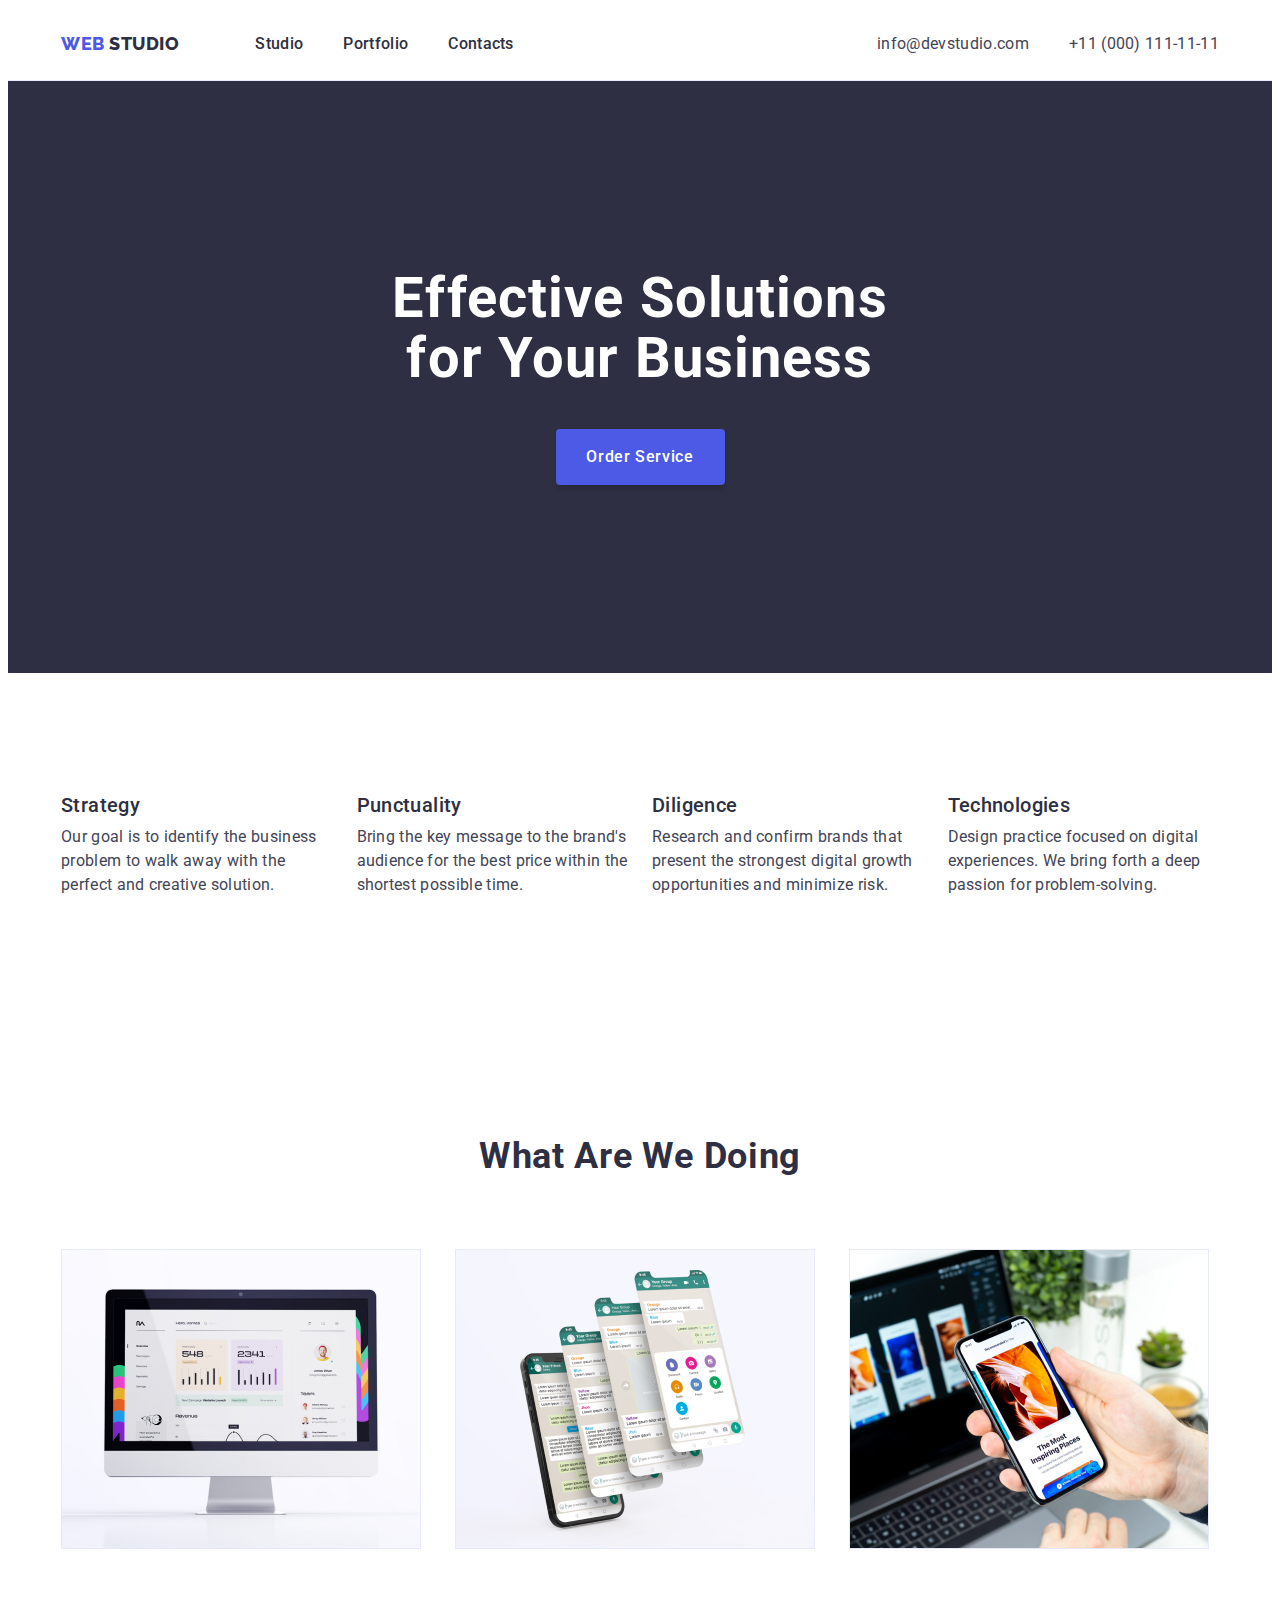
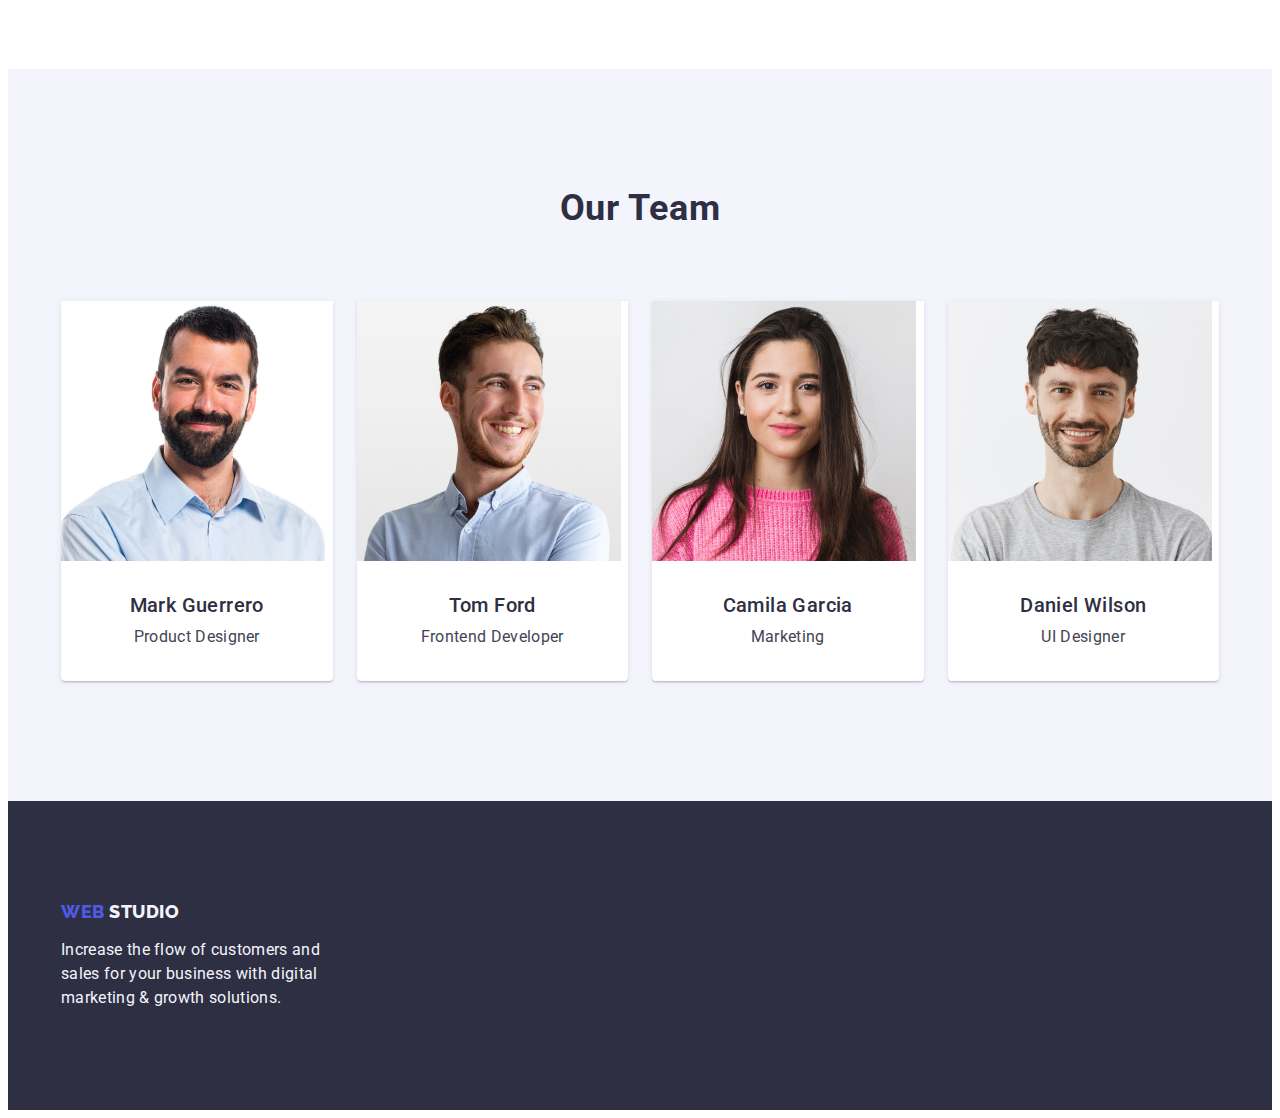
<file: index.html>
<!DOCTYPE html>
<html lang="en">

<head>
    <meta charset="UTF-8">
    <meta http-equiv="X-UA-Compatible" content="IE=edge">
    <meta name="viewport" content="width=device-width, initial-scale=1.0">
    <title>WebStudio</title>

    <link rel="stylesheet" href="https://cdnjs.cloudflare.com/ajax/libs/modern-normalize/2.0.0/modern-normalize.min.css"
        integrity="sha512-4xo8blKMVCiXpTaLzQSLSw3KFOVPWhm/TRtuPVc4WG6kUgjH6J03IBuG7JZPkcWMxJ5huwaBpOpnwYElP/m6wg=="
        crossorigin="anonymous" referrerpolicy="no-referrer">
    <link rel="stylesheet" href="./css/styles.css">
    <link rel="preconnect" href="https://fonts.googleapis.com">
    <link rel="preconnect" href="https://fonts.gstatic.com" crossorigin>
    <link href="https://fonts.googleapis.com/css2?family=Raleway:wght@800&family=Roboto:wght@400;500;700&display=swap"
        rel="stylesheet">
</head>

<body>
    <header class="header">
        <div class="container header-cont">
            <nav class="header-nav">
                <a href="./index.html" class="web-logo link">
                    Web
                    <span class="logo-studio">Studio</span>
                </a>
                <ul class="nav-list list">
                    <li class="nav-list-item"><a href="./index.html" class="nav-item-text link"> Studio</a></li>
                    <li class="nav-list-item"><a href="./portfolio.html" class="nav-item-text link">Portfolio</a> </li>
                    <li class="nav-list-item"><a href="" class="nav-item-text link"> Contacts</a></li>
                </ul>
            </nav>
            <address class="address">
                <ul class="adress-list list">
                    <li class="adress-list-item"> <a href="mailto:info@devstudio.com"
                            class="adress-item-text link">info@devstudio.com</a></li>
                    <li class="adress-list-item"> <a href="tel:+110001111111" class="adress-item-text link">+11 (000)
                            111-11-11</a></li>
                </ul>
            </address>
        </div>
    </header>

    <main>

        <section class="welcome-content">
            <div class="container">
                <h1 class="welcome-title">Effective Solutions for Your Business</h1>
                <button type="button" class="top-button button">Order Service</button>
            </div>
        </section>

        <section class="benefits">
            <div class="container">
                <h2 class="hidden-text">smthng</h2>
                <ul class="benefits-list list">
                    <li class="benefits-list-item">
                        <h3 class="benefits-item-title">Strategy</h3>
                        <p class="benefits-item-text">Our goal is to identify the business problem to walk away with the
                            perfect and creative solution.
                        </p>
                    </li>
                    <li class="benefits-list-item">
                        <h3 class="benefits-item-title">Punctuality</h3>
                        <p class="benefits-item-text">Bring the key message to the brand's audience for the best price
                            within the shortest possible
                            time.
                        </p>
                    </li>
                    <li class="benefits-list-item">
                        <h3 class="benefits-item-title">Diligence</h3>
                        <p class="benefits-item-text">Research and confirm brands that present the strongest digital
                            growth
                            opportunities and minimize
                            risk.</p>
                    </li>
                    <li class="benefits-list-item">
                        <h3 class="benefits-item-title">Technologies</h3>
                        <p class="benefits-item-text">Design practice focused on digital experiences. We bring forth a
                            deep
                            passion for
                            problem-solving.
                        </p>
                    </li>
                </ul>
            </div>
        </section>

        <section class="examples">
            <div class="container">
                <h2 class="examples-title">What are we doing</h2>
                <ul class="example-list list">
                    <li class="example-list-item"><img src="./images/img_1.jpg" alt="img1" width="360"></li>
                    <li class="example-list-item"><img src="./images/img_2.jpg" alt="img2" width="360"></li>
                    <li class="example-list-item"><img src="./images/img_3.jpg" alt="img3" width="360"></li>
                </ul>
            </div>
        </section>

        <section class="team">
            <div class="container">
                <h2 class="team-title">Our Team</h2>
                <ul class="team-list list">
                    <li class="team-list-item">
                        <img src="./images/portrait1.jpg" alt="portrait1" width="264">
                        <div class="team-item-cont">
                            <h3 class="team-item-title">Mark Guerrero</h3>
                            <p class="team-item-text">Product Designer</p>
                        </div>
                    </li>
                    <li class="team-list-item">
                        <img src="./images/portrait2.jpg" alt="portrait2" width="264">
                        <div class="team-item-cont">
                            <h3 class="team-item-title">Tom Ford</h3>
                            <p class="team-item-text">Frontend Developer</p>
                        </div>
                    </li>
                    <li class="team-list-item">
                        <img src="./images/portrait3.jpg" alt="portrait3" width="264">
                        <div class="team-item-cont">
                            <h3 class="team-item-title">Camila Garcia</h3>
                            <p class="team-item-text">Marketing</p>
                        </div>
                    </li>
                    <li class="team-list-item">
                        <img src="./images/portrait4.jpg" alt="portrait4" width="264">
                        <div class="team-item-cont">
                            <h3 class="team-item-title">Daniel Wilson</h3>
                            <p class="team-item-text">UI Designer</p>
                        </div>
                    </li>
                </ul>
            </div>
        </section>

    </main>

    <footer class="footer">
        <div class="container">
            <a href="./index.html" class="web-logo-footer web-logo link">
                Web
                <span class="logo-studio">Studio</span>
            </a>
            <p class="footer-text">Increase the flow of customers and sales for your business with digital marketing &
                growth solutions. </p>
        </div>
    </footer>

</body>

</html>
</file>
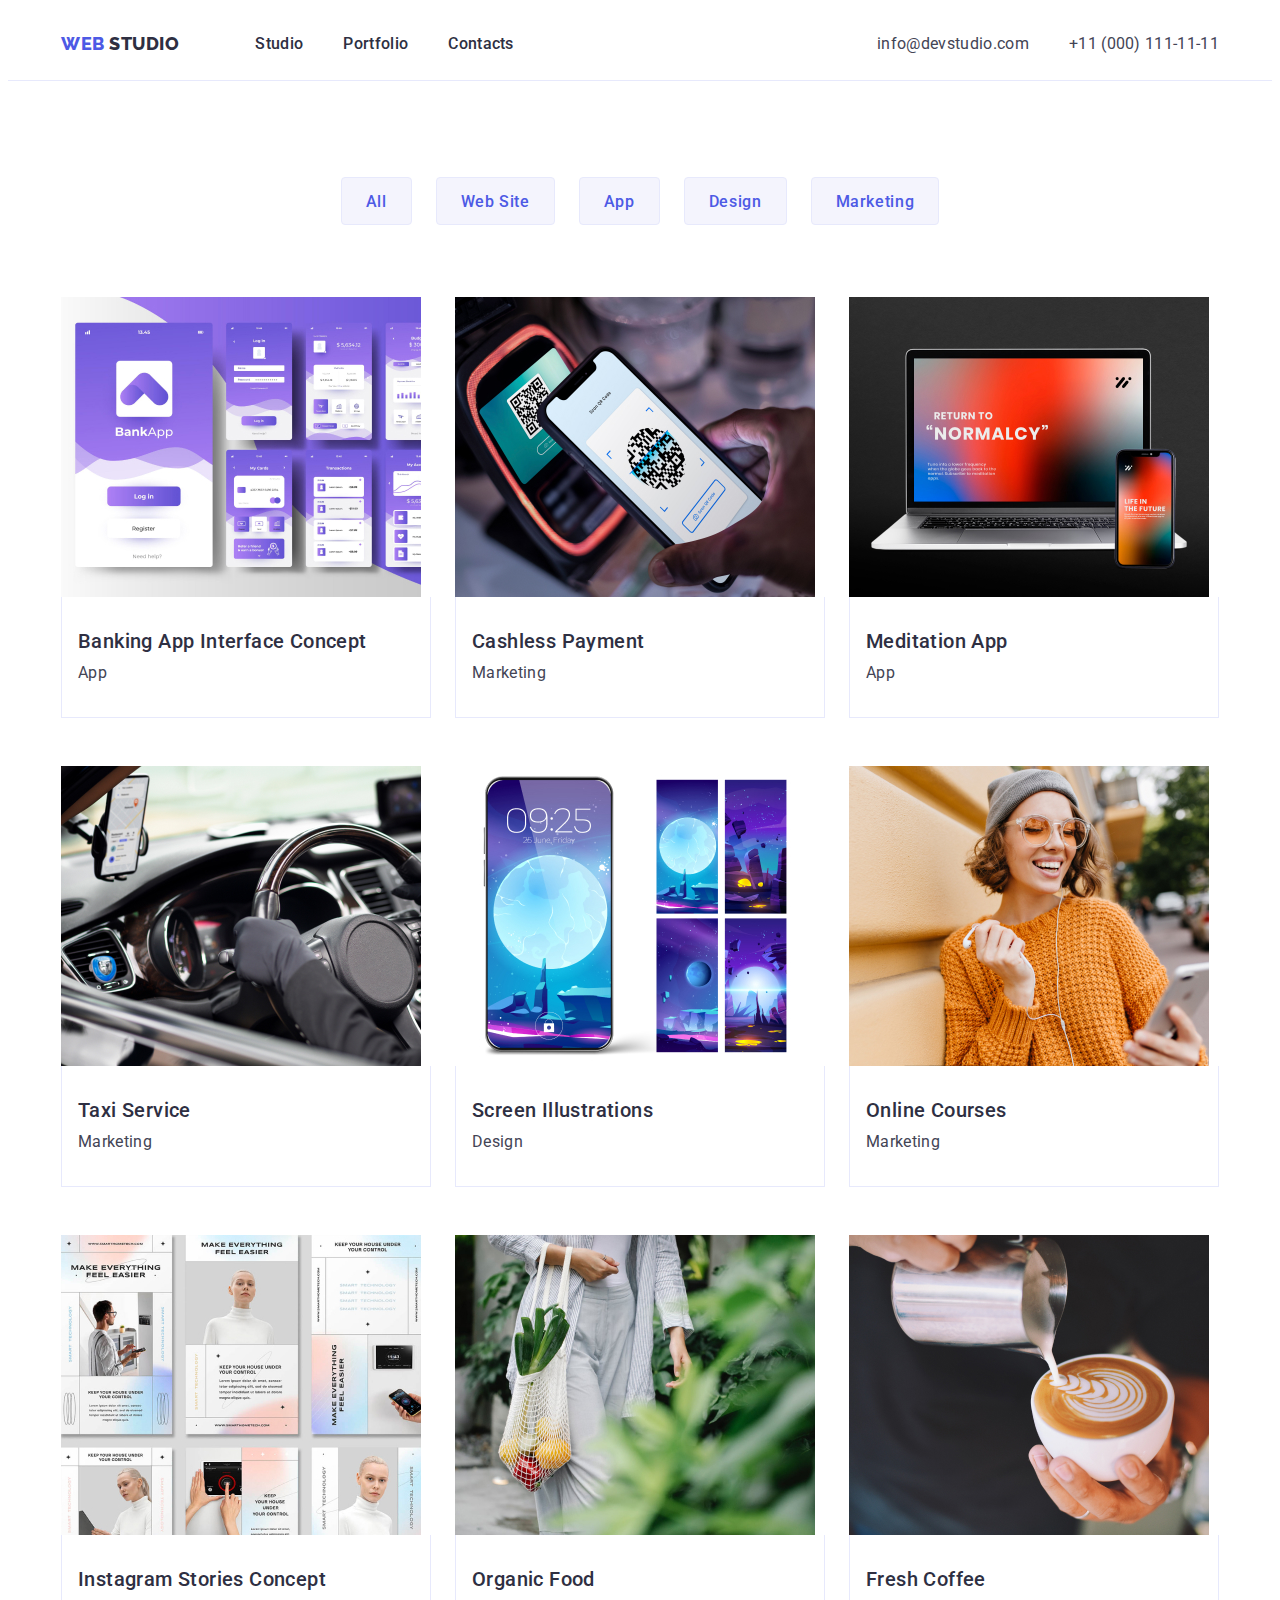
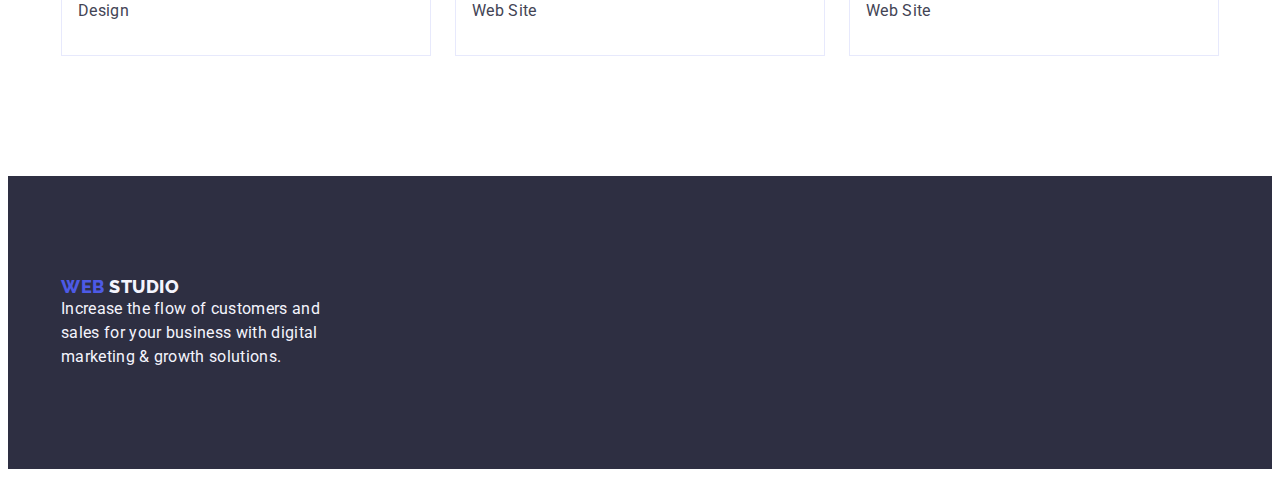
<file: portfolio.html>
<!DOCTYPE html>
<html lang="en">

<head>
    <meta charset="UTF-8">
    <meta http-equiv="X-UA-Compatible" content="IE=edge">
    <meta name="viewport" content="width=device-width, initial-scale=1.0">
    <title>Portfolio</title>

    <link rel="stylesheet" href="https://cdnjs.cloudflare.com/ajax/libs/modern-normalize/2.0.0/modern-normalize.min.css"
        integrity="sha512-4xo8blKMVCiXpTaLzQSLSw3KFOVPWhm/TRtuPVc4WG6kUgjH6J03IBuG7JZPkcWMxJ5huwaBpOpnwYElP/m6wg=="
        crossorigin="anonymous" referrerpolicy="no-referrer">
    <link rel="stylesheet" href="./css/styles.css">
    <link rel="preconnect" href="https://fonts.googleapis.com">
    <link rel="preconnect" href="https://fonts.gstatic.com" crossorigin>
    <link href="https://fonts.googleapis.com/css2?family=Raleway:wght@800&family=Roboto:wght@400;500;700&display=swap"
        rel="stylesheet">
</head>

<body>

    <header class="header">
        <div class="container header-cont">
            <nav class="header-nav">
                <a href="./index.html" class="web-logo link">
                    Web
                    <span class="logo-studio">Studio</span>
                </a>
                <ul class="nav-list list">
                    <li class="nav-list-item"><a href="./index.html" class="nav-item-text link"> Studio</a></li>
                    <li class="nav-list-item"><a href="./portfolio.html" class="nav-item-text link">Portfolio</a> </li>
                    <li class="nav-list-item"><a href="" class="nav-item-text link"> Contacts</a></li>
                </ul>
            </nav>
            <address class="address">
                <ul class="adress-list list">
                    <li class="adress-list-item"> <a href="mailto:info@devstudio.com"
                            class="adress-item-text link">info@devstudio.com</a></li>
                    <li class="adress-list-item"> <a href="tel:+110001111111" class="adress-item-text link">+11 (000)
                            111-11-11</a></li>
                </ul>
            </address>
        </div>
    </header>

    <main>

        <section class="services">
            <div class="container">
                <h1 class="hidden-text">WebStudio services</h1>

                <ul class="button-list list">
                    <li><button type="button" class="filtr-button button">All</button></li>
                    <li><button type="button" class="filtr-button button">Web Site</button></li>
                    <li><button type="button" class="filtr-button button">App</button></li>
                    <li><button type="button" class="filtr-button button">Design</button></li>
                    <li><button type="button" class="filtr-button button">Marketing</button></li>
                </ul>


                <ul class="services-list list">
                    <li class="services-list-item">
                        <a href="" class="link">
                            <img src="./images/portfolio/img-1.jpg" alt="example image 1" width="360" height="300">
                            <div class="servises-card-text">
                                <h2 class="services-item-title">Banking App Interface Concept</h2>
                                <p class="services-item-text">App</p>
                            </div>
                        </a>
                    </li>
                    <li class="services-list-item">
                        <a href="" class="link">
                            <img src="./images/portfolio/img-2.jpg" alt="example image 2" width="360" height="300">
                            <div class="servises-card-text">
                                <h2 class="services-item-title">Cashless Payment</h2>
                                <p class="services-item-text">Marketing</p>
                            </div>
                        </a>
                    </li>
                    <li class="services-list-item">
                        <a href="" class="link">
                            <img src="./images/portfolio/img-3.jpg" alt="example image 3" width="360" height="300">
                            <div class="servises-card-text">
                                <h2 class="services-item-title">Meditation App</h2>
                                <p class="services-item-text">App</p>
                            </div>
                        </a>
                    </li>
                    <li class="services-list-item">
                        <a href="" class="link">
                            <img src="./images/portfolio/img-4.jpg" alt="example image 4" width="360" height="300">
                            <div class="servises-card-text">
                                <h2 class="services-item-title">Taxi Service</h2>
                                <p class="services-item-text">Marketing</p>
                            </div>
                        </a>
                    </li>
                    <li class="services-list-item">
                        <a href="" class="link">
                            <img src="./images/portfolio/img-5.jpg" alt="example image 5" width="360" height="300">
                            <div class="servises-card-text">
                                <h2 class="services-item-title">Screen Illustrations</h2>
                                <p class="services-item-text">Design</p>
                            </div>
                        </a>
                    </li>
                    <li class="services-list-item">
                        <a href="" class="link">
                            <img src="./images/portfolio/img-6.jpg" alt="example image 6" width="360" height="300">
                            <div class="servises-card-text">
                                <h2 class="services-item-title">Online Courses</h2>
                                <p class="services-item-text">Marketing</p>
                            </div>
                        </a>
                    </li>
                    <li class="services-list-item">
                        <a href="" class="link">
                            <img src="./images/portfolio/img-7.jpg" alt="example image 7" width="360" height="300">
                            <div class="servises-card-text">
                                <h2 class="services-item-title">Instagram Stories Concept</h2>
                                <p class="services-item-text">Design</p>
                            </div>
                        </a>
                    </li>
                    <li class="services-list-item">
                        <a href="" class="link">
                            <img src="./images/portfolio/img-8.jpg" alt="example image 8" width="360" height="300">
                            <div class="servises-card-text">
                                <h2 class="services-item-title">Organic Food</h2>
                                <p class="services-item-text">Web Site</p>
                            </div>
                        </a>
                    </li>
                    <li class="services-list-item">
                        <a href="" class="link">
                            <img src="./images/portfolio/img-9.jpg" alt="example image 9" width="360" height="300">
                            <div class="servises-card-text">
                                <h2 class="services-item-title">Fresh Coffee</h2>
                                <p class="services-item-text">Web Site</p>
                            </div>
                        </a>
                    </li>
                </ul>
            </div>
        </section>

    </main>

    <footer class="footer">
        <div class="container">
            <a href="./index.html" class="web-logo link">
                Web
                <span class="logo-studio">Studio</span>
            </a>
            <p class="footer-text">Increase the flow of customers and sales for your business with digital marketing &
                growth solutions. </p>
        </div>
    </footer>

</body>

</html>
</file>
<file: css/styles.css>
:root {
    --pressed-state-color: #404BBF;
}

body {
    font-family: 'Roboto', sans-serif;
    color: #434455;
    background-color: #fff;
}

p,
h1,
h2,
h3,
h4,
h5,
h6,
ul,
ol {
    margin: 0;
    padding: 0;
}

img {
    display: block;
}

.link {
    text-decoration: none;
}

.list {
    list-style: none;
}

.container {
    width: 1158px;
    padding: 0 15px 0;
    margin: 0 auto;
}


.header {
    border-bottom: 1px solid #e7e9fc;
    display: flex;
}

.header-cont {
    display: flex;
}

.web-logo {
    font-family: 'Raleway', sans-serif;
    font-weight: 800;
    font-style: normal;
    font-size: 18px;
    line-height: 1.17;
    letter-spacing: 0.03em;
    text-transform: uppercase;
    color: #4D5AE5;
    margin-right: 76px;
}

.logo-studio {
    color: #2E2F42;
}

.header-nav {
    align-items: center;
    display: flex;

}

.nav-list {
    display: flex;
    gap: 40px;

}

.nav-list-item {}

.nav-item-text {
    font-weight: 500;
    font-size: 16px;
    line-height: 1.5;
    letter-spacing: 0.02em;
    color: #2E2F42;
    padding: 24px 0;
}

.address {
    font-style: normal;
    display: flex;
    margin-left: auto;

}

.adress-list {
    padding: 24px 0;
    display: flex;
    gap: 40px;
}

.adress-list-item {}

.adress-item-text {
    font-style: normal;
    font-weight: 400;
    font-size: 16px;
    line-height: 1.5;
    letter-spacing: 0.02em;
    color: #434455;
}

.nav-item-text:hover,
.nav-item-text:focus,
.adress-item-text:hover,
.adress-item-text:focus {
    color: #404BBF;
}



.welcome-content {
    background-color: #2E2F42;
    display: flex;
    max-height: 600px;
    padding: 188px 0 188px;
}

.welcome-title {
    font-size: 56px;
    line-height: 1.07;
    text-align: center;
    letter-spacing: 0.02em;
    color: #FFFFFF;
    margin: auto;
    margin-bottom: 40px;
    max-width: 496px;

}

.button {
    display: block;
    margin: 0 auto;
}

.top-button {
    font-family: 'Roboto', sans-serif;
    font-style: normal;
    font-weight: 500;
    font-size: 16px;
    line-height: 1.5;
    letter-spacing: 0.04em;
    color: #FFFFFF;
    background: #4D5AE5;
    cursor: pointer;
    box-shadow: 0px 4px 4px rgba(0, 0, 0, 0.15);
    border: none;
    border-radius: 4px;
    min-width: 169px;
    height: 56px;
}

.top-button:hover,
.top-button:focus {
    background: #404BBF;
}

.benefits {
    margin-bottom: 120px;
    padding: 120px 0;
}

.hidden-text {
    position: absolute;
    width: 1px;
    height: 1px;
    margin: -1px;
    border: 0;
    padding: 0;

    white-space: nowrap;
    clip-path: inset(100%);
    clip: rect(0 0 0 0);
    overflow: hidden;
}

.benefits-list {
    display: flex;
    gap: 24px
}

.benefits-list-item {
    width: calc((100% - 72px) / 4);
}

.benefits-item-title {
    font-weight: 500;
    font-size: 20px;
    line-height: 1.2;
    letter-spacing: 0.02em;
    color: #2E2F42;
    margin-bottom: 8px;
}

.benefits-item-text {
    font-size: 16px;
    line-height: 1.5;
    letter-spacing: 0.02em;
    color: #434455;
}


.examples {
    padding-bottom: 120px;
}

.examples-title {
    font-weight: 700;
    font-size: 36px;
    line-height: 1.11;
    text-align: center;
    letter-spacing: 0.02em;
    text-transform: capitalize;
    color: #2E2F42;
    margin-bottom: 72px;
}

.example-list {
    display: flex;
    gap: 24px;
}

.example-list-item {
    width: calc((100% - 48px) / 3);
}



.team {
    background-color: #F4F4FD;
    padding: 120px 0 120px;
}

.team-title {
    font-weight: 700;
    font-size: 36px;
    line-height: 1.11;
    text-align: center;
    letter-spacing: 0.02em;
    text-transform: capitalize;
    color: #2E2F42;
    margin-bottom: 72px;
}

.team-list {
    display: flex;
    gap: 24px;
}

.team-list-item {
    background-color: #FFFFFF;
    box-shadow: 0px 1px 6px rgba(46, 47, 66, 0.08), 0px 1px 1px rgba(46, 47, 66, 0.16), 0px 2px 1px rgba(46, 47, 66, 0.08);
    border-radius: 0px 0px 4px 4px;
    width: calc((100% - 72px) / 4);
    min-height: 380px;
}

.team-item-cont {
    padding: 32px 16px;
}

.team-item-title {
    font-weight: 500;
    font-size: 20px;
    line-height: 1.2;
    text-align: center;
    letter-spacing: 0.02em;
    color: #2E2F42;
    margin-bottom: 8px;
}

.team-item-text {
    font-size: 16px;
    line-height: 1.5;
    text-align: center;
    letter-spacing: 0.02em;
    color: #434455;
}



.footer {
    background-color: #2E2F42;
    padding: 100px 0;
}

footer [class="logo-studio"] {
    color: #F4F4FD;
}

.web-logo-footer {
    display: inline-block;
    margin-bottom: 16px;
}

.footer-text {
    font-size: 16px;
    line-height: 1.5;
    letter-spacing: 0.02em;
    color: #F4F4FD;

    width: 264px;
}



.filtr {}

.button-list {
    display: flex;
    gap: 24px;
    margin-bottom: 72px;
    justify-content: center;
}

.filtr-button {
    font-family: 'Roboto', sans-serif;
    font-weight: 500;
    font-size: 16px;
    line-height: 1.5;
    text-align: center;
    letter-spacing: 0.04em;
    color: #4D5AE5;
    background-color: #F4F4FD;
    cursor: pointer;
    border: 1px solid #E7E9FC;
    border-radius: 4px;
    padding: 12px 24px;
    min-width: 70px;
    height: 48px;
}

.filtr-button:hover,
.filtr-button:focus {
    color: #ffffff;
    background: #404BBF;
    border: 1px solid transparent;
}

.button {}

.services {
    padding: 96px 0 120px;
}

.services-card-list {}

.services-list {
    display: flex;
    flex-wrap: wrap;
    row-gap: 48px;
    column-gap: 24px;
}

.services-list-item {
    width: calc((100% - 48px) / 3);
}

.servises-card-text {
    border: 1px solid #E7E9FC;
    padding: 32px 16px;
    border-top: none;
}

.services-item-title {
    font-weight: 500;
    font-size: 20px;
    line-height: 1.2;
    letter-spacing: 0.02em;
    color: #2E2F42;
    margin-bottom: 8px;

}

.services-item-text {
    font-size: 16px;
    line-height: 1.5;
    letter-spacing: 0.02em;
    color: #434455;
}
</file>
